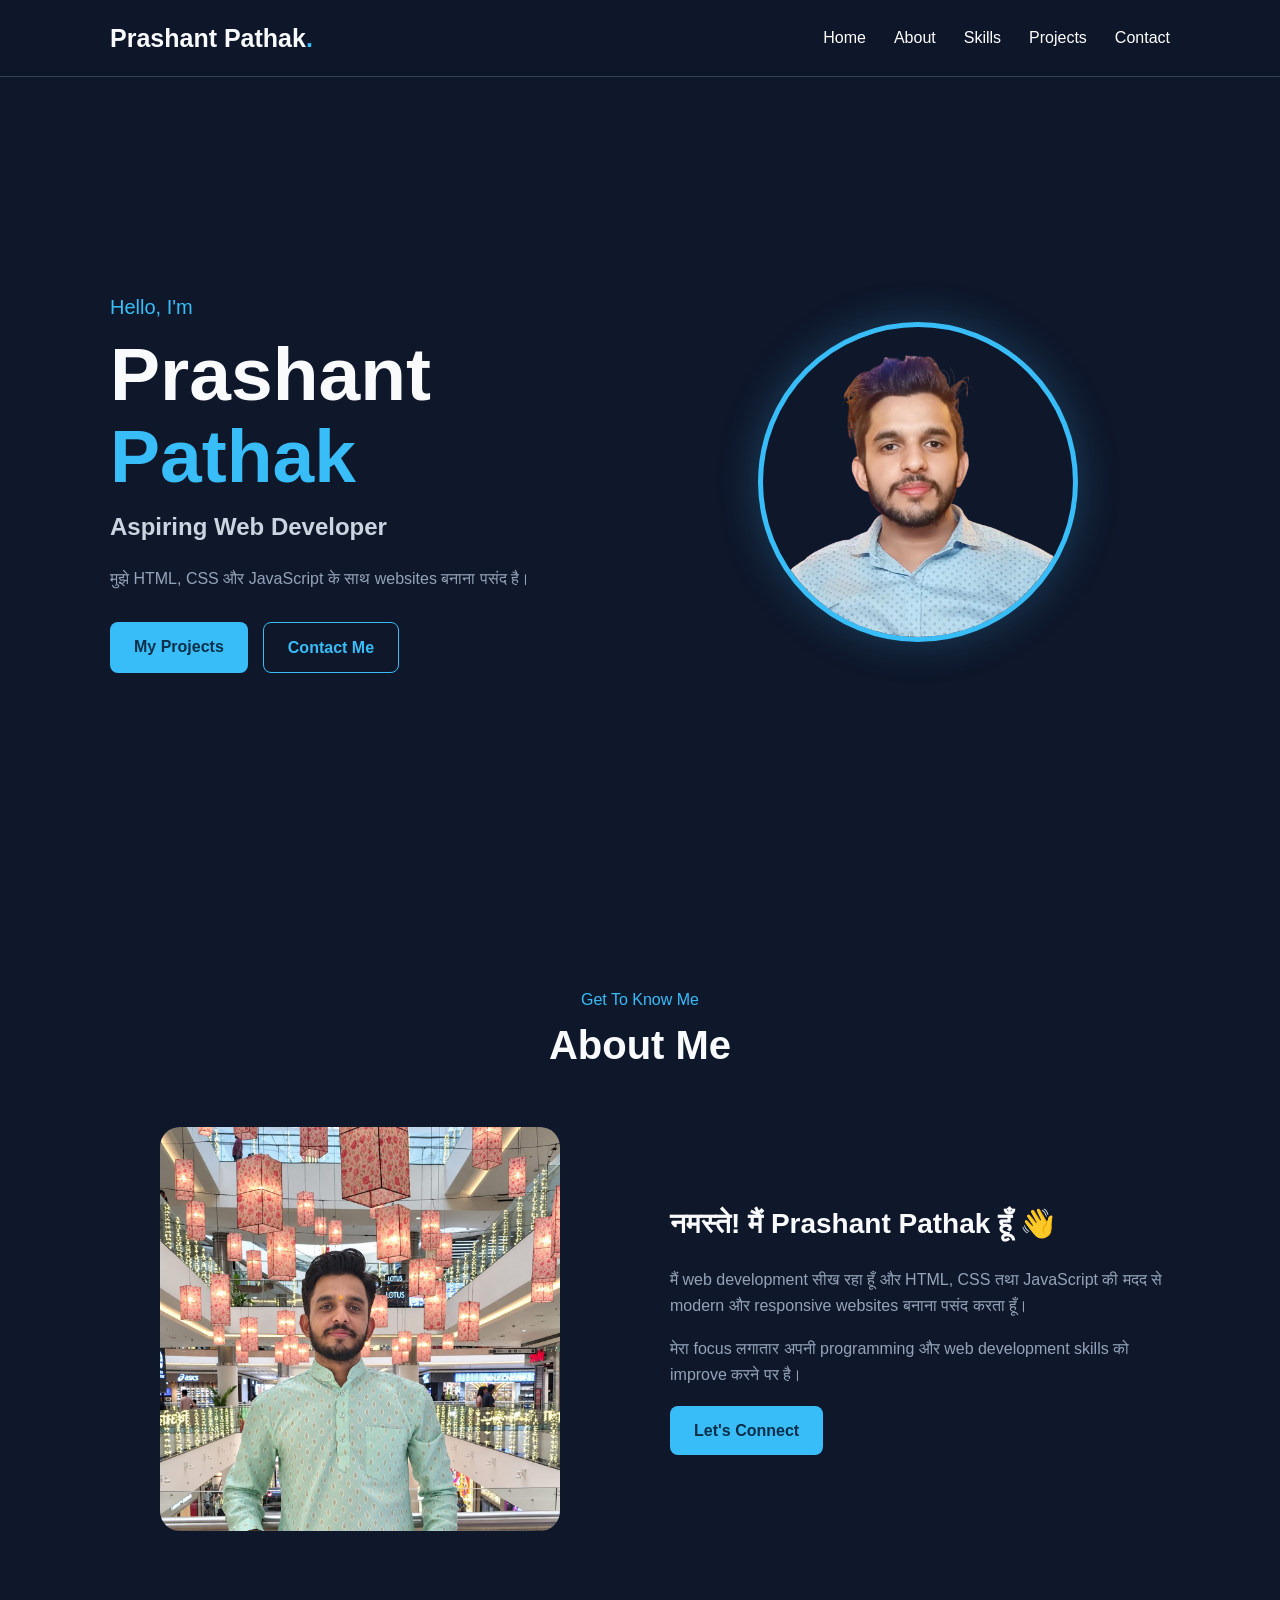
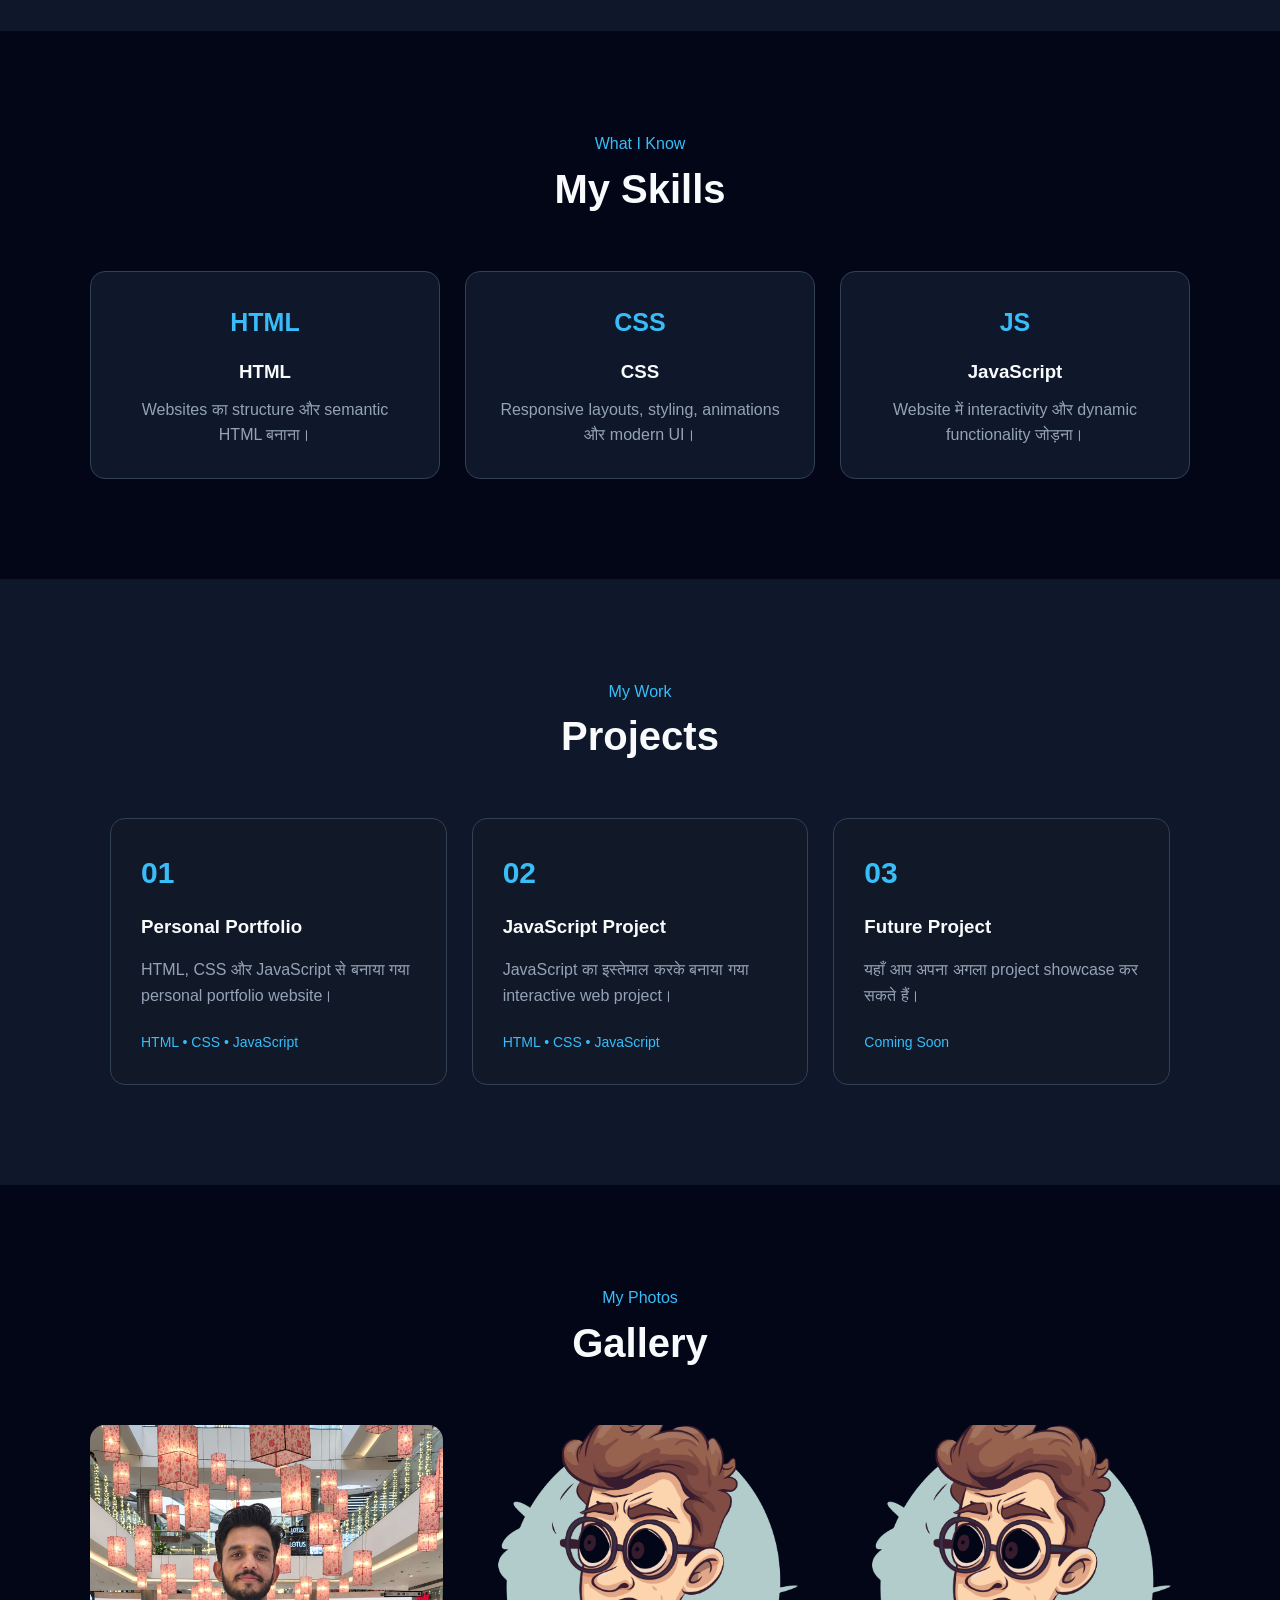
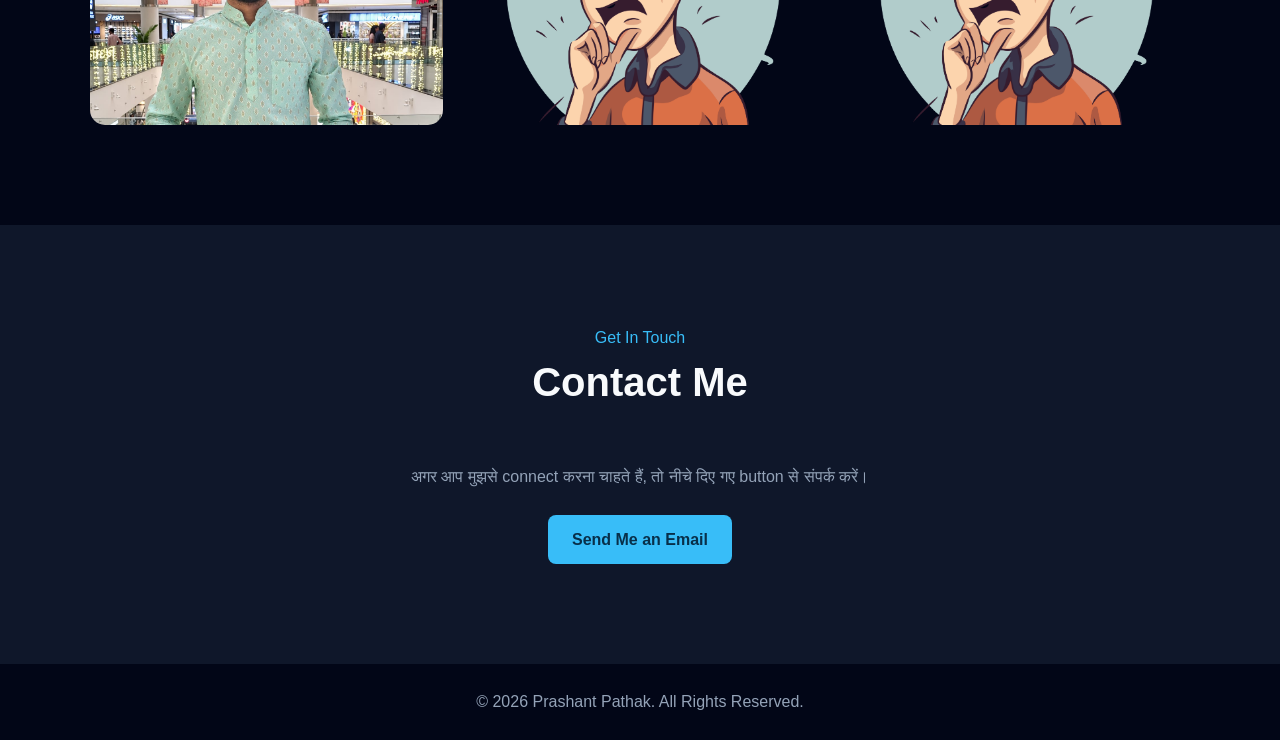
<file: index.html>
<!DOCTYPE html>
<html lang="en">
<head>
    <meta charset="UTF-8">

    <meta name="viewport"
          content="width=device-width, initial-scale=1.0">

    <title>Prashant Pathak | Web Developer</title>

    <link rel="stylesheet" href="my.css">
</head>

<body>

    <!-- Navigation -->
    <header>
        <nav class="navbar">

            <h2 class="logo">Prashant Pathak<span>.</span></h2>

            <ul class="nav-links">
                <li><a href="#home">Home</a></li>
                <li><a href="#about">About</a></li>
                <li><a href="#skills">Skills</a></li>
                <li><a href="#projects">Projects</a></li>
                <li><a href="#contact">Contact</a></li>
            </ul>

            <button id="menuBtn" class="menu-btn">
                ☰
            </button>

        </nav>
    </header>


    <!-- Hero Section -->
    <section id="home" class="hero">

        <div class="hero-text">

            <p class="small-text">
                Hello, I'm
            </p>

            <h1>
                Prashant <span>Pathak</span>
            </h1>

            <h2>
                Aspiring Web Developer
            </h2>

            <p>
                मुझे HTML, CSS और JavaScript के साथ
                websites बनाना पसंद है।
            </p>

            <div class="hero-buttons">

                <a href="#projects" class="btn">
                    My Projects
                </a>

                <a href="#contact" class="btn btn-outline">
                    Contact Me
                </a>

            </div>

        </div>


        <div class="hero-image">

            <img
                src="images/pp.png"
                alt="Prashant Pathak"
            >

        </div>

    </section>


    <!-- About -->
    <section id="about" class="section">

        <div class="section-title">
            <p>Get To Know Me</p>
            <h2>About Me</h2>
        </div>

        <div class="about-container">

            <div class="about-image">

                <img
                    src="images/pashant.png"
                    alt="Prashant"
                >

            </div>

            <div class="about-text">

                <h3>
                    नमस्ते! मैं Prashant Pathak हूँ 👋
                </h3>

                <p>
                    मैं web development सीख रहा हूँ और
                    HTML, CSS तथा JavaScript की मदद से
                    modern और responsive websites बनाना
                    पसंद करता हूँ।
                </p>

                <p>
                    मेरा focus लगातार अपनी programming
                    और web development skills को improve
                    करने पर है।
                </p>

                <a href="#contact" class="btn">
                    Let's Connect
                </a>

            </div>

        </div>

    </section>


    <!-- Skills -->
    <section id="skills" class="section skills-section">

        <div class="section-title">
            <p>What I Know</p>
            <h2>My Skills</h2>
        </div>

        <div class="skills-container">

            <div class="skill-card">
                <div class="skill-icon">HTML</div>
                <h3>HTML</h3>
                <p>
                    Websites का structure और semantic
                    HTML बनाना।
                </p>
            </div>


            <div class="skill-card">
                <div class="skill-icon">CSS</div>
                <h3>CSS</h3>
                <p>
                    Responsive layouts, styling,
                    animations और modern UI।
                </p>
            </div>


            <div class="skill-card">
                <div class="skill-icon">JS</div>
                <h3>JavaScript</h3>
                <p>
                    Website में interactivity और
                    dynamic functionality जोड़ना।
                </p>
            </div>

        </div>

    </section>


    <!-- Projects -->
    <section id="projects" class="section">

        <div class="section-title">
            <p>My Work</p>
            <h2>Projects</h2>
        </div>

        <div class="projects-container">

            <div class="project-card">

                <div class="project-number">
                    01
                </div>

                <h3>Personal Portfolio</h3>

                <p>
                    HTML, CSS और JavaScript से बनाया
                    गया personal portfolio website।
                </p>

                <span>
                    HTML • CSS • JavaScript
                </span>

            </div>


            <div class="project-card">

                <div class="project-number">
                    02
                </div>

                <h3>JavaScript Project</h3>

                <p>
                    JavaScript का इस्तेमाल करके बनाया
                    गया interactive web project।
                </p>

                <span>
                    HTML • CSS • JavaScript
                </span>

            </div>


            <div class="project-card">

                <div class="project-number">
                    03
                </div>

                <h3>Future Project</h3>

                <p>
                    यहाँ आप अपना अगला project
                    showcase कर सकते हैं।
                </p>

                <span>
                    Coming Soon
                </span>

            </div>

        </div>

    </section>


    <!-- Photo Gallery -->
    <section class="section gallery-section">

        <div class="section-title">

            <p>My Photos</p>

            <h2>Gallery</h2>

        </div>


        <div class="gallery">

            <img
                src="images/pashant.png"
                alt="Prashant photo"
            >

            <img
                src="images/profile.jpg.png"
                alt="Prashant photo"
            >

            <img
                src="images/profile.jpg.png"
                alt="Prashant photo"
            >

        </div>

    </section>


    <!-- Contact -->
    <section id="contact" class="section contact-section">

        <div class="section-title">

            <p>Get In Touch</p>

            <h2>Contact Me</h2>

        </div>


        <div class="contact-container">

            <p>
                अगर आप मुझसे connect करना चाहते हैं,
                तो नीचे दिए गए button से संपर्क करें।
            </p>

            <a
                href="mailto:prashantpathak6264@gmail.com"
                class="btn"
            >
                Send Me an Email
            </a>

        </div>

    </section>


    <!-- Footer -->
    <footer>

        <p>
            © <span id="year"></span>
            Prashant Pathak. All Rights Reserved.
        </p>

    </footer>


    <script src="my.js"></script>

</body>
</html>
</file>
<file: my.css>
* {
    margin: 0;
    padding: 0;
    box-sizing: border-box;
}


html {
    scroll-behavior: smooth;
}


body {
    font-family: Arial, sans-serif;
    background: #0f172a;
    color: #f8fafc;
    line-height: 1.6;
}


/* Navbar */

header {
    position: sticky;
    top: 0;
    z-index: 1000;
    background: rgba(15, 23, 42, 0.95);
    border-bottom: 1px solid #334155;
}


.navbar {
    max-width: 1100px;
    margin: auto;

    padding: 18px 20px;

    display: flex;
    align-items: center;
    justify-content: space-between;
}


.logo {
    font-size: 25px;
}


.logo span,
.hero-text h1 span {
    color: #38bdf8;
}


.nav-links {
    list-style: none;

    display: flex;
    gap: 28px;
}


.nav-links a {
    color: white;
    text-decoration: none;

    transition: 0.3s;
}


.nav-links a:hover {
    color: #38bdf8;
}


.menu-btn {
    display: none;

    background: none;
    border: none;

    color: white;
    font-size: 28px;

    cursor: pointer;
}


/* Hero */

.hero {
    max-width: 1100px;

    min-height: 90vh;

    margin: auto;
    padding: 80px 20px;

    display: flex;
    align-items: center;
    justify-content: space-between;

    gap: 50px;
}


.hero-text {
    flex: 1;
}


.small-text {
    color: #38bdf8;
    font-size: 20px;
}


.hero-text h1 {
    font-size: clamp(45px, 7vw, 75px);
    line-height: 1.1;

    margin: 10px 0;
}


.hero-text h2 {
    color: #cbd5e1;
    margin-bottom: 20px;
}


.hero-text > p:not(.small-text) {
    max-width: 550px;
    color: #94a3b8;
}


.hero-image {
    flex: 1;

    display: flex;
    justify-content: center;
}


.hero-image img {
    width: 320px;
    height: 320px;

    object-fit: cover;

    border-radius: 50%;

    border: 5px solid #38bdf8;

    box-shadow:
        0 0 40px rgba(56, 189, 248, 0.25);
}


/* Buttons */

.hero-buttons {
    display: flex;
    gap: 15px;
    margin-top: 30px;
}


.btn {
    display: inline-block;

    padding: 12px 24px;

    background: #38bdf8;
    color: #082f49;

    text-decoration: none;

    border-radius: 8px;

    font-weight: bold;

    transition: 0.3s;
}


.btn:hover {
    transform: translateY(-3px);

    background: #7dd3fc;
}


.btn-outline {
    background: transparent;

    border: 1px solid #38bdf8;

    color: #38bdf8;
}


/* Sections */

.section {
    max-width: 1100px;

    margin: auto;

    padding: 100px 20px;
}


.section-title {
    text-align: center;

    margin-bottom: 50px;
}


.section-title p {
    color: #38bdf8;
}


.section-title h2 {
    font-size: 40px;
}


/* About */

.about-container {
    display: flex;

    align-items: center;

    gap: 60px;
}


.about-image {
    flex: 1;
}


.about-image img {
    width: 100%;

    max-width: 400px;

    border-radius: 20px;

    display: block;

    margin: auto;
}


.about-text {
    flex: 1;
}


.about-text h3 {
    font-size: 28px;

    margin-bottom: 20px;
}


.about-text p {
    color: #94a3b8;

    margin-bottom: 18px;
}


/* Skills */

.skills-section {
    max-width: none;

    background: #020617;
}


.skills-container {
    max-width: 1100px;

    margin: auto;

    display: grid;

    grid-template-columns:
        repeat(3, 1fr);

    gap: 25px;
}


.skill-card {
    background: #0f172a;

    border: 1px solid #334155;

    padding: 30px;

    border-radius: 15px;

    text-align: center;

    transition: 0.3s;
}


.skill-card:hover {
    transform: translateY(-8px);

    border-color: #38bdf8;
}


.skill-icon {
    font-size: 25px;

    font-weight: bold;

    color: #38bdf8;

    margin-bottom: 15px;
}


.skill-card p {
    color: #94a3b8;

    margin-top: 10px;
}


/* Projects */

.projects-container {
    display: grid;

    grid-template-columns:
        repeat(3, 1fr);

    gap: 25px;
}


.project-card {
    padding: 30px;

    border: 1px solid #334155;

    border-radius: 15px;

    background: #111827;

    transition: 0.3s;
}


.project-card:hover {
    transform: translateY(-7px);

    border-color: #38bdf8;
}


.project-number {
    color: #38bdf8;

    font-size: 30px;

    font-weight: bold;
}


.project-card h3 {
    margin: 15px 0;
}


.project-card p {
    color: #94a3b8;

    margin-bottom: 20px;
}


.project-card span {
    color: #38bdf8;

    font-size: 14px;
}


/* Gallery */

.gallery-section {
    max-width: none;

    background: #020617;
}


.gallery {
    max-width: 1100px;

    margin: auto;

    display: grid;

    grid-template-columns:
        repeat(3, 1fr);

    gap: 20px;
}


.gallery img {
    width: 100%;

    height: 300px;

    object-fit: cover;

    border-radius: 15px;

    transition: 0.4s;
}


.gallery img:hover {
    transform: scale(1.03);
}


/* Contact */

.contact-section {
    text-align: center;
}


.contact-container p {
    color: #94a3b8;

    margin-bottom: 25px;
}


/* Footer */

footer {
    padding: 25px;

    text-align: center;

    background: #020617;

    color: #94a3b8;
}


/* Mobile */

@media (max-width: 768px) {

    .nav-links {
        display: none;

        position: absolute;

        top: 70px;
        left: 0;

        width: 100%;

        padding: 25px;

        background: #0f172a;

        flex-direction: column;

        text-align: center;
    }


    .nav-links.active {
        display: flex;
    }


    .menu-btn {
        display: block;
    }


    .hero {
        flex-direction: column-reverse;

        text-align: center;

        padding-top: 60px;
    }


    .hero-buttons {
        justify-content: center;

        flex-wrap: wrap;
    }


    .hero-image img {
        width: 240px;
        height: 240px;
    }


    .about-container {
        flex-direction: column;
    }


    .skills-container,
    .projects-container,
    .gallery {
        grid-template-columns: 1fr;
    }


    .gallery img {
        height: 350px;
    }

}
</file>
